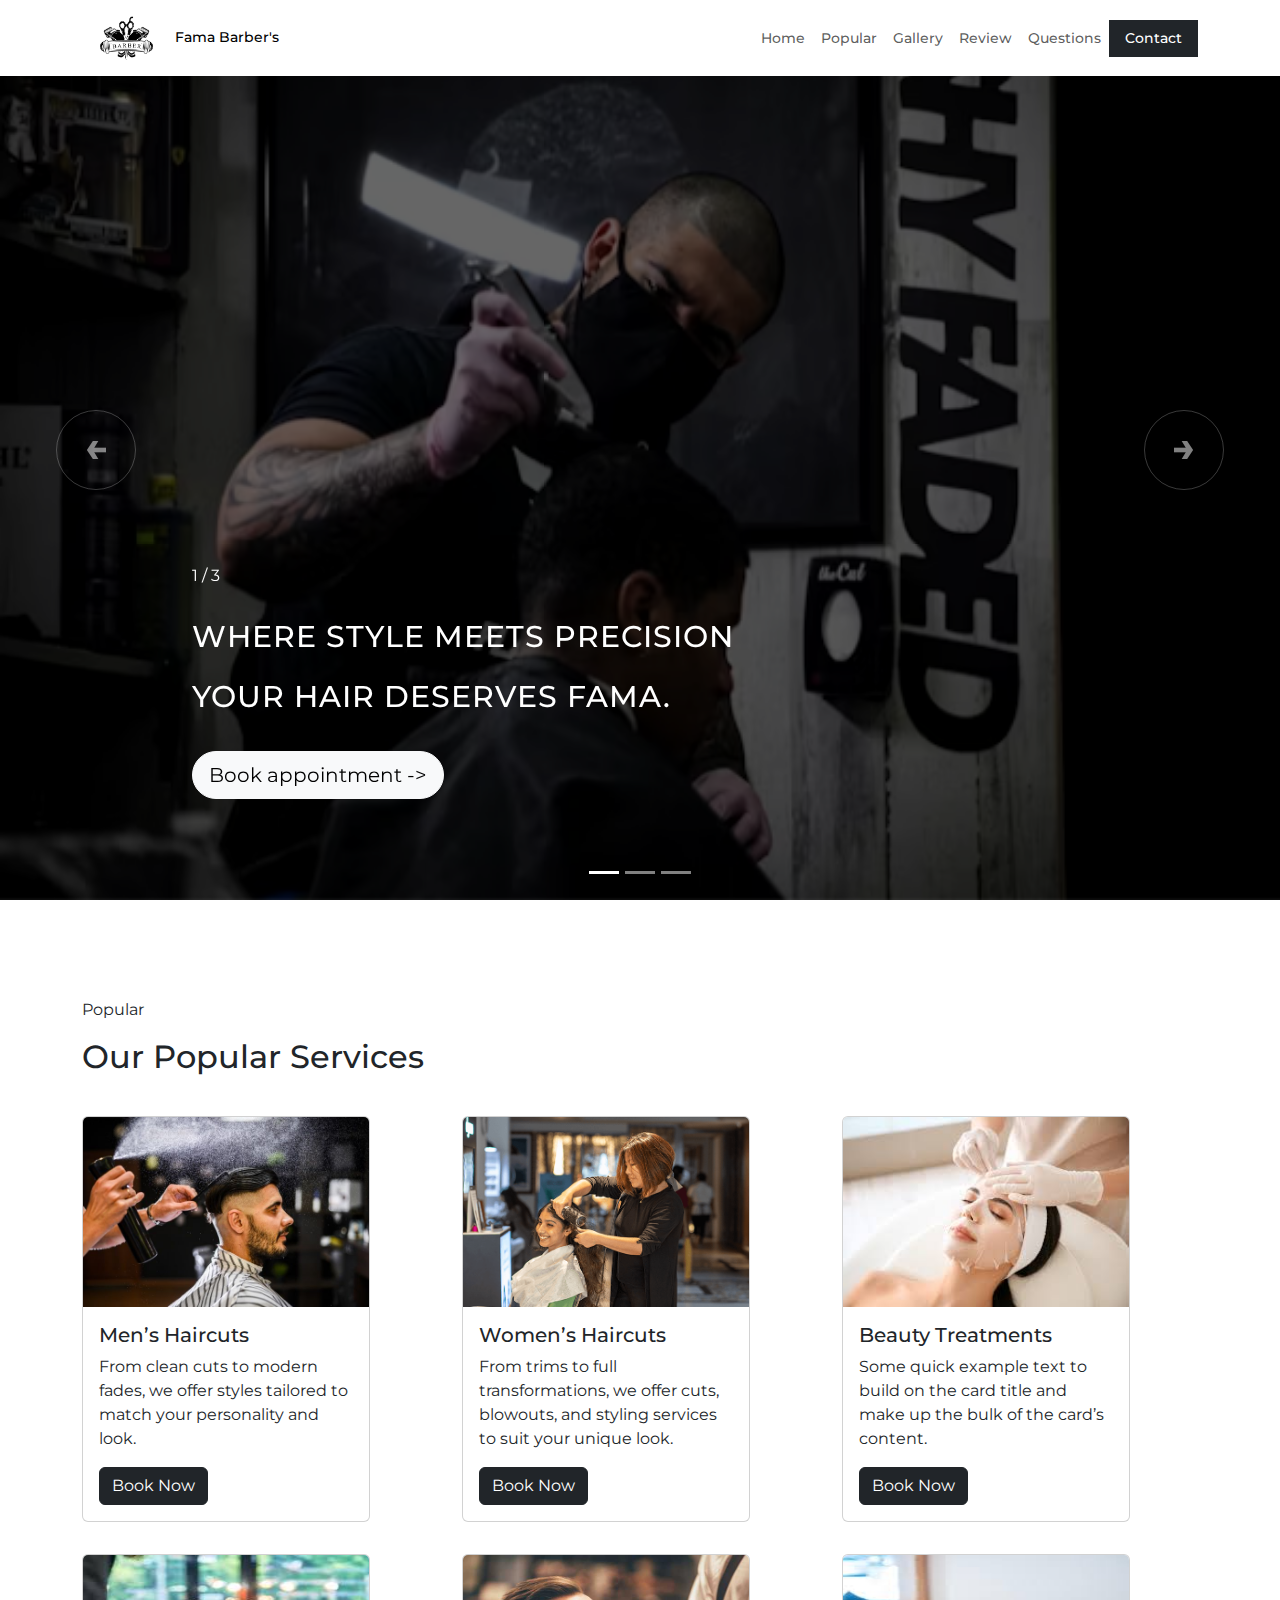
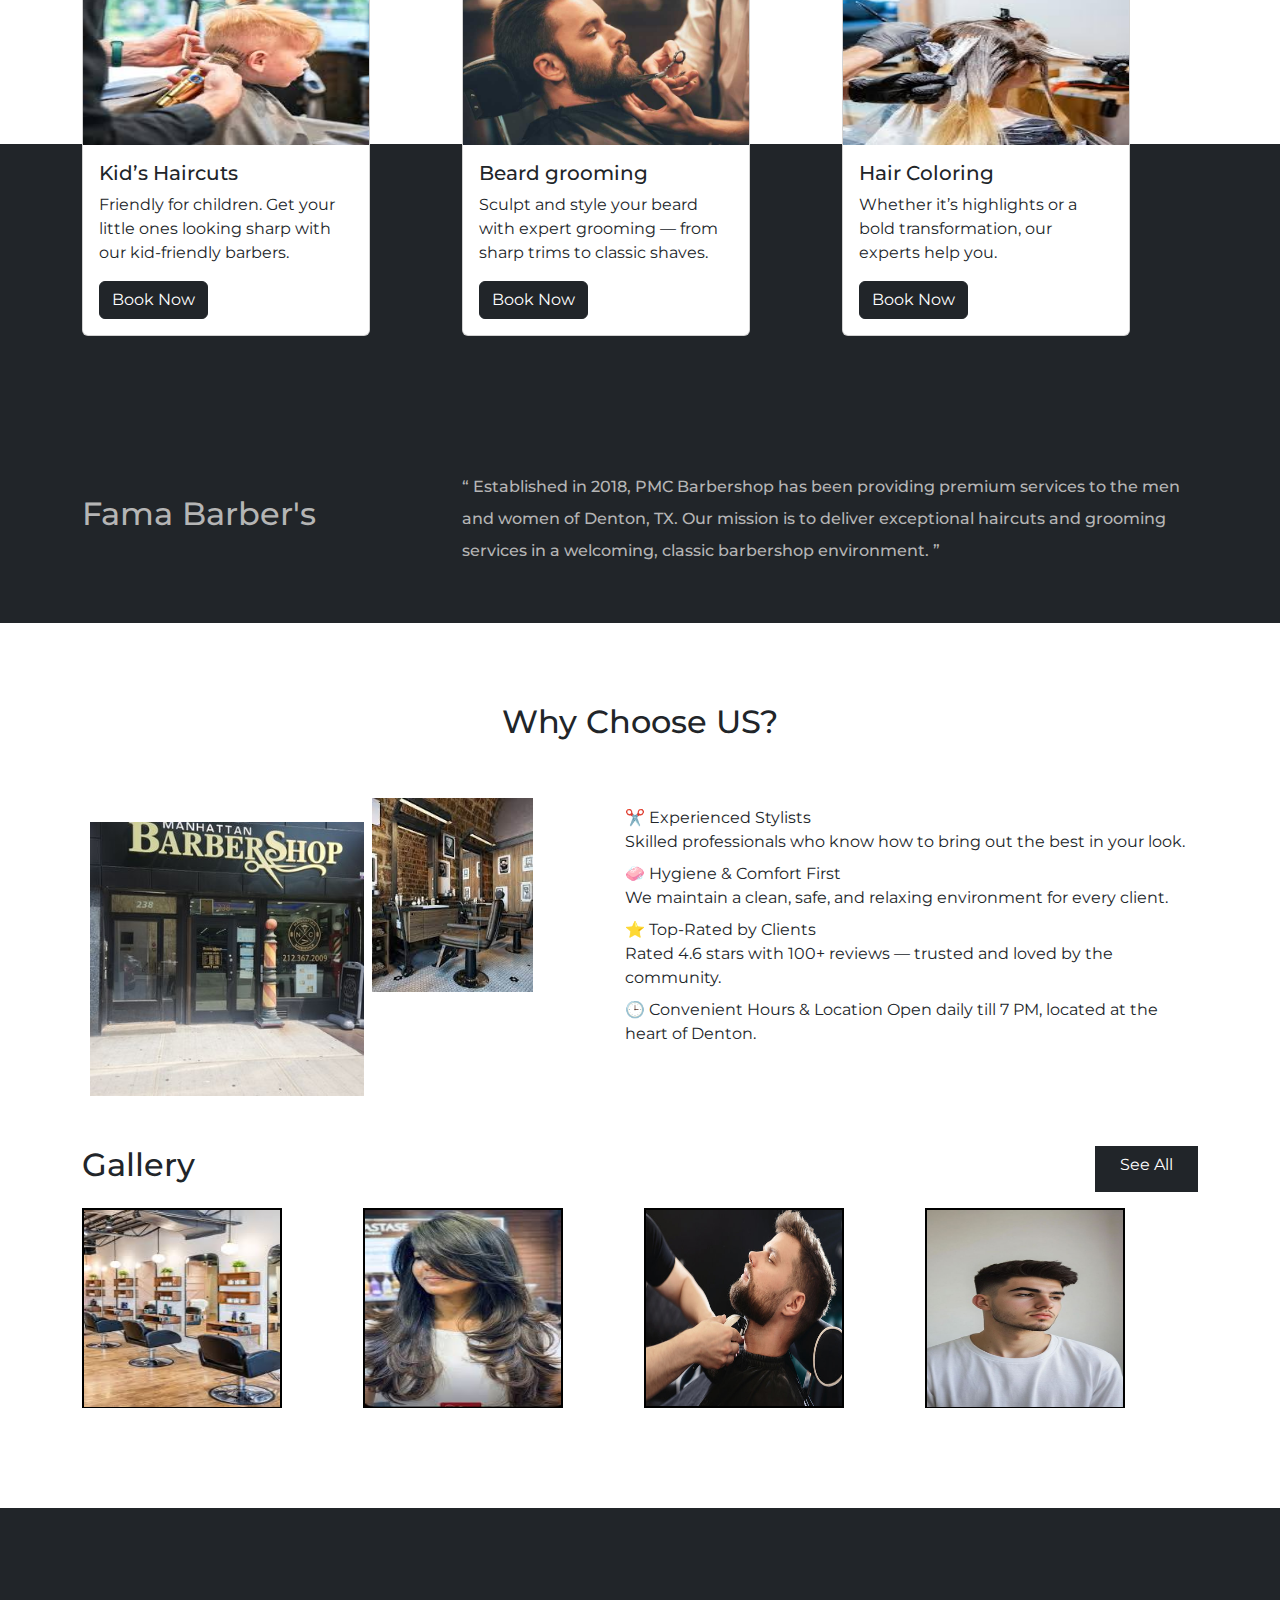
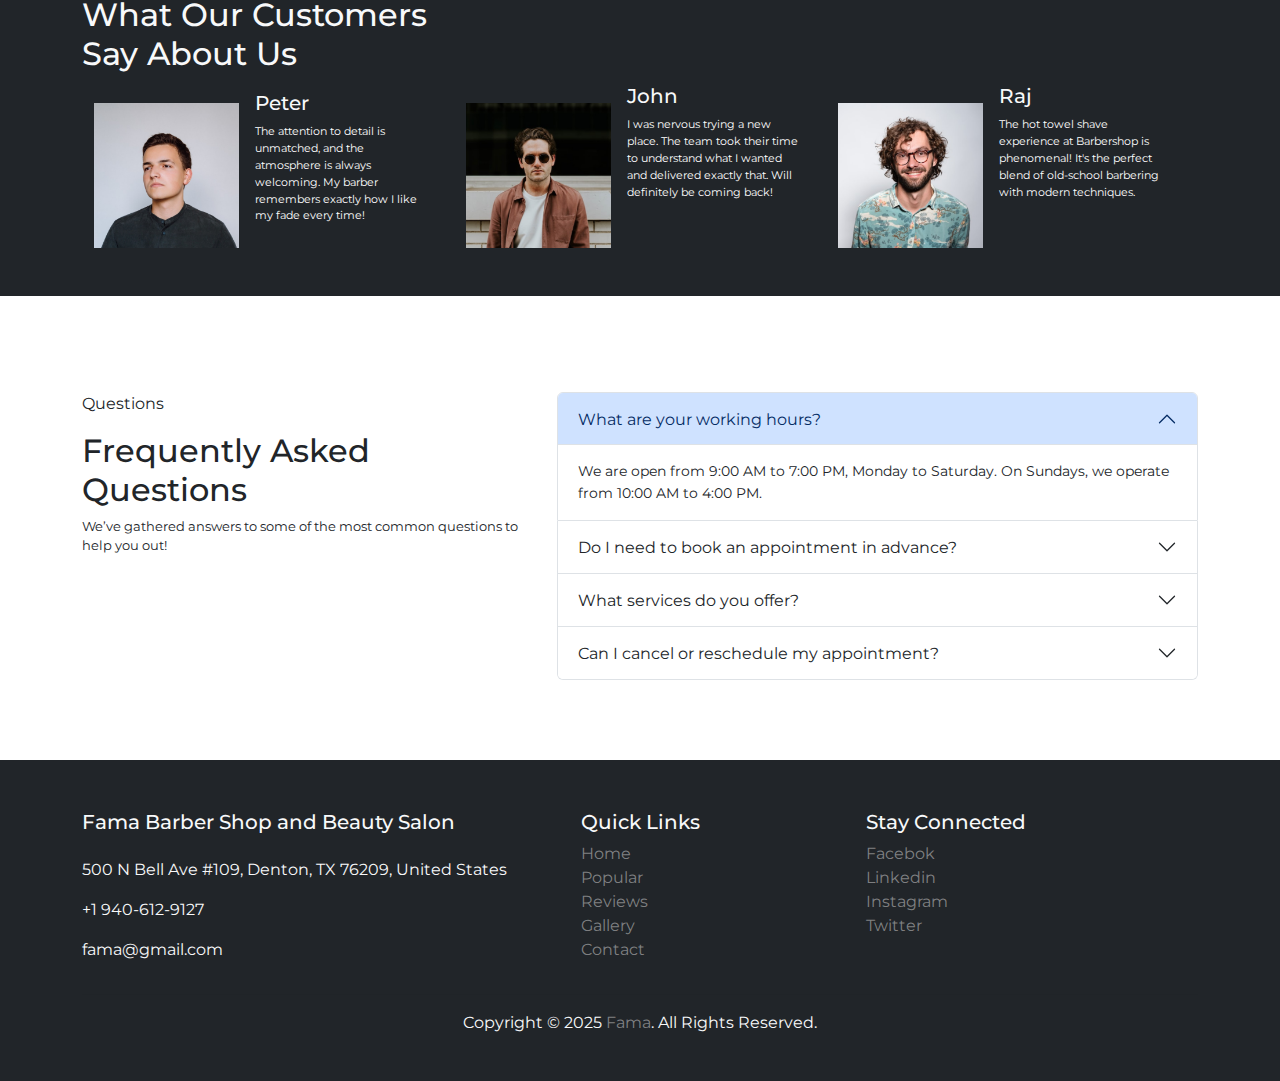
<file: index.html>
<!DOCTYPE html>
<html lang="en">
<head>
    <meta charset="UTF-8">
    <meta name="viewport" content="width=device-width, initial-scale=1.0">
    <title>Fama barber</title>
    <link rel="stylesheet" href="style.css">
    <link rel="stylesheet" href="https://cdnjs.cloudflare.com/ajax/libs/font-awesome/6.5.2/css/all.min.css" integrity="sha512-SnH5WK+bZxgPHs44uWIX+LLJAJ9/2PkPKZ5QiAj6Ta86w+fsb2TkcmfRyVX3pBnMFcV7oQPJkl9QevSCWr3W6A==" crossorigin="anonymous" referrerpolicy="no-referrer" />
    <link href="https://cdn.jsdelivr.net/npm/bootstrap@5.3.3/dist/css/bootstrap.min.css" rel="stylesheet" integrity="sha384-QWTKZyjpPEjISv5WaRU9OFeRpok6YctnYmDr5pNlyT2bRjXh0JMhjY6hW+ALEwIH" crossorigin="anonymous">
    <style>
      .accordion-button:focus, select:focus {
          outline: none !important;
          box-shadow: none !important;
          background-color: white !important;
          border-color: #000 !important; 
          color: black !important;
      }
    </style>
</head>
<body>
    <nav class="navbar navbar-expand-lg navbar-light bg-white fixed-top">
        <div class="container">
          <a class="navbar-brand" href="#">
            <img src="./images/logo .png" alt="logo" class="w-30" style="height: 50px;"> Fama Barber's
          </a>
          <button class="navbar-toggler" type="button" data-bs-toggle="collapse" data-bs-target="#navbarSupportedContent" aria-controls="navbarSupportedContent" aria-expanded="false" aria-label="Toggle navigation">
            <span class="navbar-toggler-icon"></span>
          </button>

          <div class="collapse navbar-collapse" id="navbarSupportedContent">
            <ul class="navbar-nav ms-auto mb-2 mb-lg-0">
              <li class="nav-item">
                <a class="nav-link" aria-current="page" href="#">Home</a>
              </li>
              <li class="nav-item">
                <a class="nav-link" href="#popular">Popular</a>
              </li>

              <li class="nav-item">
                <a class="nav-link" href="#blog">Gallery</a>
              </li>

              <li class="nav-item">
                <a class="nav-link" href="#reviews">Review</a>
              </li>

              <li class="nav-item">
                <a class="nav-link" href="#question">Questions</a>
              </li>

              <li class="nav-item">
                <a class="nav-link btn text-white bg-dark px-3 rounded-0" href="contact.html">Contact</a>
              </li>

            </ul>

          </div>
        </div>
      </nav>

      <!--Hero section-->
      <div id="carouselExampleAutoplaying" class="carousel slide">
        <div class="carousel-indicators">
          <button type="button" data-bs-target="#carouselExampleIndicators" data-bs-slide-to="0" class="active" aria-current="true" aria-label="Slide 1"></button>
          <button type="button" data-bs-target="#carouselExampleIndicators" data-bs-slide-to="1" aria-label="Slide 2"></button>
          <button type="button" data-bs-target="#carouselExampleIndicators" data-bs-slide-to="2" aria-label="Slide 3"></button>
        </div>
        <div class="carousel-inner">
          <div class="carousel-item active">
            <img src="./images/barber-1.jpg" class="d-block w-100-height" alt="img1">

            <div class="carousel-caption carousel1">
              <p>1 / 3</p>
              <h5>Where Style Meets Precision<br> Your Hair Deserves Fama.</h5>
              <p><a href="contact.html" class="btn btn-light btn-lg mt-3 rounded-5">Book appointment -></a></p>
            </div>
          </div>

          <div class="carousel-item">
            <img src="./images/barber-2.jpg" class="d-block w-100-height" alt="img1">

            <div class="carousel-caption carousel1">
              <p>2 / 3</p>
              <h5>Confidence starts <br> With <br> Great cut.</h5>
            </div>
          </div>

          <div class="carousel-item">
            <img src="./images/barber-3.jpg" class="d-block w-100-height" alt="img1">

            <div class="carousel-caption carousel1">
              <p>3 / 3</p>
              <h5> Relax <br> Unwind <br> Get the perfect look</h5>
            </div>
          </div>
        </div>
        <button class="carousel-control-prev" type="button" data-bs-target="#carouselExampleAutoplaying" data-bs-slide="prev">
          <span class="icon">&larr;</span>
          <span class="visually-hidden">Previous</span>
        </button>
        <button class="carousel-control-next" type="button" data-bs-target="#carouselExampleAutoplaying" data-bs-slide="next">
          <span class="icon">&rarr;</span>
          <span class="visually-hidden">Next</span>
        </button>
      </div>
      

      <section class="container" style="margin-top: 50px;" id="popular">
        <p class="pt-5">Popular</p>
        <div class="d-flex">
          <h2>Our Popular Services</h2>
        </div>

        <div class="row row-cols-1 row-cols-md-2 row-cols-md-3 g-4 mt-2">
          <div class="col">
            <div class="card" style="width: 18rem;">
              <img src="./images/haircut_men.jpg" class="card-img-top" alt="..." height="190">
              <div class="card-body">
               <h5 class="card-title">Men’s Haircuts</h5>
               <p class="card-text">From clean cuts to modern fades, we offer styles tailored to match your personality and look.</p>
               <a href="contact.html" class="btn btn-dark" >Book Now</a>
              </div>
            </div>
          </div>

          <div class="col">
            <div class="card" style="width: 18rem;">
              <img src="./images/haircut_women.png" class="card-img-top" alt="..." height="190">
              <div class="card-body">
               <h5 class="card-title">Women’s Haircuts</h5>
               <p class="card-text">From trims to full transformations, we offer cuts, blowouts, and styling services to suit your unique look.</p>
               <a href="contact.html" class="btn btn-dark">Book Now</a>
              </div>
            </div>
          </div>

          <div class="col">
            <div class="card" style="width: 18rem;">
              <img src="./images/beauty_treatment.jpg" class="card-img-top" alt="..." height="190">
              <div class="card-body">
               <h5 class="card-title">Beauty Treatments</h5>
               <p class="card-text">Some quick example text to build on the card title and make up the bulk of the card’s content.</p>
               <a href="contact.html" class="btn btn-dark">Book Now</a>
              </div>
            </div>
          </div>
        </div>

        <div class="row row-cols-1 row-cols-md-2 row-cols-md-3 g-4 mt-2">
          <div class="col">
            <div class="card" style="width: 18rem;">
              <img src="./images/kids_haircut.jpg" class="card-img-top" alt="..." height="190">
              <div class="card-body">
               <h5 class="card-title">Kid’s Haircuts</h5>
               <p class="card-text">Friendly for children. Get your little ones looking sharp with our kid-friendly barbers.</p>
               <a href="contact.html" class="btn btn-dark">Book Now</a>
              </div>
            </div>
          </div>

          <div class="col">
            <div class="card" style="width: 18rem;">
              <img src="./images/beard-blog.jpg" class="card-img-top" alt="..." height="190">
              <div class="card-body">
               <h5 class="card-title">Beard grooming</h5>
               <p class="card-text">Sculpt and style your beard with expert grooming — from sharp trims to classic shaves.</p>
               <a href="contact.html" class="btn btn-dark">Book Now</a>
              </div>
            </div>
          </div>

          <div class="col">
            <div class="card" style="width: 18rem;">
              <img src="./images/coloring.jpg" class="card-img-top" alt="..." height="190">
              <div class="card-body">
               <h5 class="card-title">Hair Coloring</h5>
               <p class="card-text">Whether it’s highlights or a bold transformation, our experts help you.</p>
               <a href="contact.html" class="btn btn-dark">Book Now</a>
              </div>
            </div>
          </div>
        </div>
      </section>

      <section class="bg-dark" style="margin-top: -15%;">
        <div class="container pt-5">
          <div class="row" style="margin-top: 25%;">
            <div class="col-lg-4 mt-4">
              <h2 style="color:#b5b5b5;">Fama Barber's</h2>
            </div>

            <div class="col-lg-8 mb-5">
              <h6 class="lh-lg" style="color: #b5b5b5;">&ldquo; Established in 2018, PMC Barbershop has been providing premium  services to the men and women of Denton, TX. Our mission is to deliver exceptional haircuts and grooming services in a welcoming, classic barbershop environment. &rdquo;</h6>
            </div>
          </div>
        </div>
      </section>

      <section class="about section-padding" style="margin-top: 80px;" id="services">
        <div class="text-center pb-5">
          <h2>Why Choose US?</h2>
        </div>

        <div class="container">
          <div class="row">
            <div class="col-lg-5 col-md-12 col-12">
              <div class="d-flex">
                <div class="about-img mx-2">
                  <img src="./images/about1.jpg" alt="about-img" class="img-fluid h-95 mt-4">
                </div>

                <div class="about-img">
                  <img src="./images/about2.jpg" alt="about-img" class="img-fluid h-70">
                </div>
              </div>
            </div>

            <div class="col-lg-7 col-md-12 col-12 ps-lg-5 mt-2 md-5" style="margin-top: 40px;">
              <div class="about-text">
                <ul style="list-style: none;">
                  <li class="mb-2">✂️ Experienced Stylists
                      <br>Skilled professionals who know how to bring out the best in your look.</li>
                  <li class="mb-2">🧼 Hygiene & Comfort First
                      <br>We maintain a clean, safe, and relaxing environment for every client.
                  </li class="mb-2">
                  <li class="mb-2">⭐ Top-Rated by Clients
                      <br>Rated 4.6 stars with 100+ reviews — trusted and loved by the community.
                  </li>
                  <li class="mb-2">🕒 Convenient Hours & Location
                       Open daily till 7 PM, located at the heart of Denton.
                  </li>
                </ul>
              </div>
            </div>
          </div>
        </div>
      </section>


      <!--gallery section-->
      <section class="container" style="margin-top: 50px;" id="blog">
        <div class="d-flex">
          <h2>Gallery</h2>
          <a href="./gallery.html" class="btn text-white bg-dark px-4 btn-md ms-auto rounded-0">See All</a>
        </div>

        <div class="row row-cols-1 row-cols-md-2 row-cols-md-4 g-2 mt-2">

          <div class="col">
            <div class="card border-2 rounded-0" style="border-color: black; width: 200px; height: 200px;">
              <img src="./images/salon1.jpg" class="card-img-top rounded-0" alt="image1" width="200" height="197">
            </div>
          </div>

          <div class="col">
            <div class="card border-2 rounded-0" style="border-color: black; width: 200px; height: 200px;">
              <img src="./images/women1.jpg" class="card-img-top rounded-0" alt="image1" width="200" height="197">
            </div>
          </div>
          
          <div class="col">
            <div class="card border-2 rounded-0" style="border-color: black; width: 200px; height: 200px;">
              <img src="./images/beard1.jpg" class="card-img-top rounded-0" alt="image1" width="200" height="197">
            </div>
          </div>

          <div class="col">
            <div class="card border-2 rounded-0" style="border-color: black; width: 200px; height: 200px;">
              <img src="./images/men1.jpg" class="card-img-top rounded-0" alt="image1" width="200" height="197">
            </div>
          </div>

        </div>
      </section>


      <!--reviews section-->
      <section class="bg-dark" style="margin-top: 100px;" id="reviews">
        <div class="container pt-5">
          <div class="d-flex" style="margin-top: 40px;">
            <h2 class="text-light" style="margin-bottom: 30px;">What Our Customers <br> Say About Us</h2>
          </div>
        </div>

        <div class="container mx-auto row row-cols-1 row-cols-md-2 row-cols-lg-3 g-4 pb-5">
          <div class="card border-0 rounded-0 bg-transparent col-md-8">
            <div class="row g-0">
              <div class="col-md-5">
                <img src="./images/team-1.png" class="img-fluid" alt="...">
              </div>
              <div class="col-md-7" style="margin-top: -8%;">
                <div class="card-body">
                  <h5 class="card-title text-light">Peter</h5>
                  <p class="card-text" style="color: white; font-size: 0.7rem;">The attention to detail is unmatched, and the atmosphere is always welcoming. My barber remembers exactly how I like my fade every time!</p>
                </div>
              </div>
            </div>
          </div>

          <div class="card border-0 rounded-0 bg-transparent">
            <div class="row g-0">
              <div class="col-md-5">
                <img src="./images/team-2.png" class="img-fluid" alt="...">
              </div>
              <div class="col-md-7" style="margin-top: -10%;">
                <div class="card-body">
                  <h5 class="card-title text-light">John</h5>
                  <p class="card-text" style="color: white; font-size: 0.7rem;">I was nervous trying a new place. The team took their time to understand what I wanted and delivered exactly that. Will definitely be coming back!</p>
                </div>
              </div>
            </div>
          </div>

          <div class="card border-0 rounded-0 bg-transparent">
            <div class="row g-0">
              <div class="col-md-5">
                <img src="./images/team-3.png" class="img-fluid" alt="...">
              </div>
              <div class="col-md-7" style="margin-top: -10%;">
                <div class="card-body">
                  <h5 class="card-title text-light">Raj</h5>
                  <p class="card-text" style="color: white; font-size: 0.7rem;">The hot towel shave experience at Barbershop is phenomenal! It's the perfect blend of old-school barbering with modern techniques.</p>
                </div>
              </div>
            </div>
          </div>
        </div>
      </section>


      <!--QNA Section-->
      <section class="about section-padding" style="margin-top: 80px;" id="question">
        <div class="container">
          <div class="row">
            <div class="col-lg-5 col-md-4 col-12 mt-md-3">
              <div class="about-text">
                <p>Questions</p>
                <h2>Frequently Asked <br> Questions</h2>
                <p style="font-size: 0.8rem;">We’ve gathered answers to some of the most common questions to help you out!</p>
              </div>
            </div>

            <!--accordian-->
            <div class="accordion col-lg-7 mt-3" id="accordionExample">
              <div class="accordion-item">
                <h2 class="accordion-header">
                  <button class="accordion-button" type="button" data-bs-toggle="collapse" data-bs-target="#collapseOne" aria-expanded="true" aria-controls="collapseOne">
                    What are your working hours?
                  </button>
                </h2>
                <div id="collapseOne" class="accordion-collapse collapse show" data-bs-parent="#accordionExample">
                  <div class="accordion-body" style="font-size: 0.9rem;">
                    We are open from 9:00 AM to 7:00 PM, Monday to Saturday. On Sundays, we operate from 10:00 AM to 4:00 PM.
                  </div>
                </div>
              </div>
              <div class="accordion-item">
                <h2 class="accordion-header">
                  <button class="accordion-button collapsed" type="button" data-bs-toggle="collapse" data-bs-target="#collapseTwo" aria-expanded="false" aria-controls="collapseTwo">
                    Do I need to book an appointment in advance?
                  </button>
                </h2>
                <div id="collapseTwo" class="accordion-collapse collapse" data-bs-parent="#accordionExample">
                  <div class="accordion-body" style="font-size: 0.9rem;">
                    Walk-ins are always welcome, but to avoid waiting, we recommend booking an appointment in advance.
                  </div>
                </div>
              </div>
              <div class="accordion-item">
                <h2 class="accordion-header">
                  <button class="accordion-button collapsed" type="button" data-bs-toggle="collapse" data-bs-target="#collapseThree" aria-expanded="false" aria-controls="collapseThree">
                     What services do you offer?
                  </button>
                </h2>
                <div id="collapseThree" class="accordion-collapse collapse" data-bs-parent="#accordionExample">
                  <div class="accordion-body" style="font-size: 0.9rem;">
                    We offer a full range of grooming services including haircuts, beard trims, facials, head massages, and styling.
                  </div>
                </div>
              </div>
              <div class="accordion-item">
                <h2 class="accordion-header">
                  <button class="accordion-button collapsed" type="button" data-bs-toggle="collapse" data-bs-target="#collapseFour" aria-expanded="false" aria-controls="collapseThree">
                     Can I cancel or reschedule my appointment?
                  </button>
                </h2>
                <div id="collapseFour" class="accordion-collapse collapse" data-bs-parent="#accordionExample">
                  <div class="accordion-body" style="font-size: 0.9rem;">
                    Yes, just let us know at least 2 hours in advance if you wish to cancel or reschedule.
                  </div>
                </div>
              </div>
            </div>
          </div>
        </div>
      </section>

      <!--footer-->
      <footer class="bg-dark bg-footer" style="margin-top: 80px;">
        <div class="container">
          <div class="row">
            <div class="col-lg-5 me-4">
              <h5 class="text-light mb-4">Fama Barber Shop and Beauty Salon</h5>
              <p class="text-light"><i class="fa fa-location"></i> 500 N Bell Ave #109, Denton, TX 76209, United States</p>
              <p class="text-light"><i class="fa fa-phone"></i>+1 940-612-9127</p>
              <p class="text-light"><i class="fa fa-envelope"></i>fama@gmail.com</p>
            </div>

            <div class="col-lg-3">
              <h5 class="text-light">Quick Links</h5>
              <ul class="list-unstyled">
                <li><a href="#">Home</a></li>
                <li><a href="#popular">Popular</a></li>
                <li><a href="#reviews">Reviews</a></li>
                <li><a href="#blog">Gallery</a></li>
                <li><a href="contact.html">Contact</a></li>
              </ul>
            </div>

            <div class="col-lg-3">
              <h5 class="text-light">Stay Connected</h5>
              <ul class="list-unstyled">
                <li><a href="#"><i class="fab fa-facebook"></i> Facebok</a></li>
                <li><a href="#"><i class="fab fa-linkedin"></i> Linkedin</a></li>
                <li><a href="#"><i class="fab fa-instagram"></i> Instagram</a></li>
                <li><a href="#"><i class="fab fa-twitter"></i> Twitter</a></li>
              </ul>
            </div>
          </div>

          <hr>

          <div class="row">
            <div class="col-lg-12">
              <p class="text-center text-light">
                Copyright &copy; 2025 <a href="#">Fama</a>. All Rights Reserved.
              </p>
            </div>
          </div>
        </div>
      </footer>
    <script src="https://cdn.jsdelivr.net/npm/bootstrap@5.3.3/dist/js/bootstrap.bundle.min.js" integrity="sha384-YvpcrYf0tY3lHB60NNkmXc5s9fDVZLESaAA55NDzOxhy9GkcIdslK1eN7N6jIeHz" crossorigin="anonymous"></script>
</body>
</html>
</file>
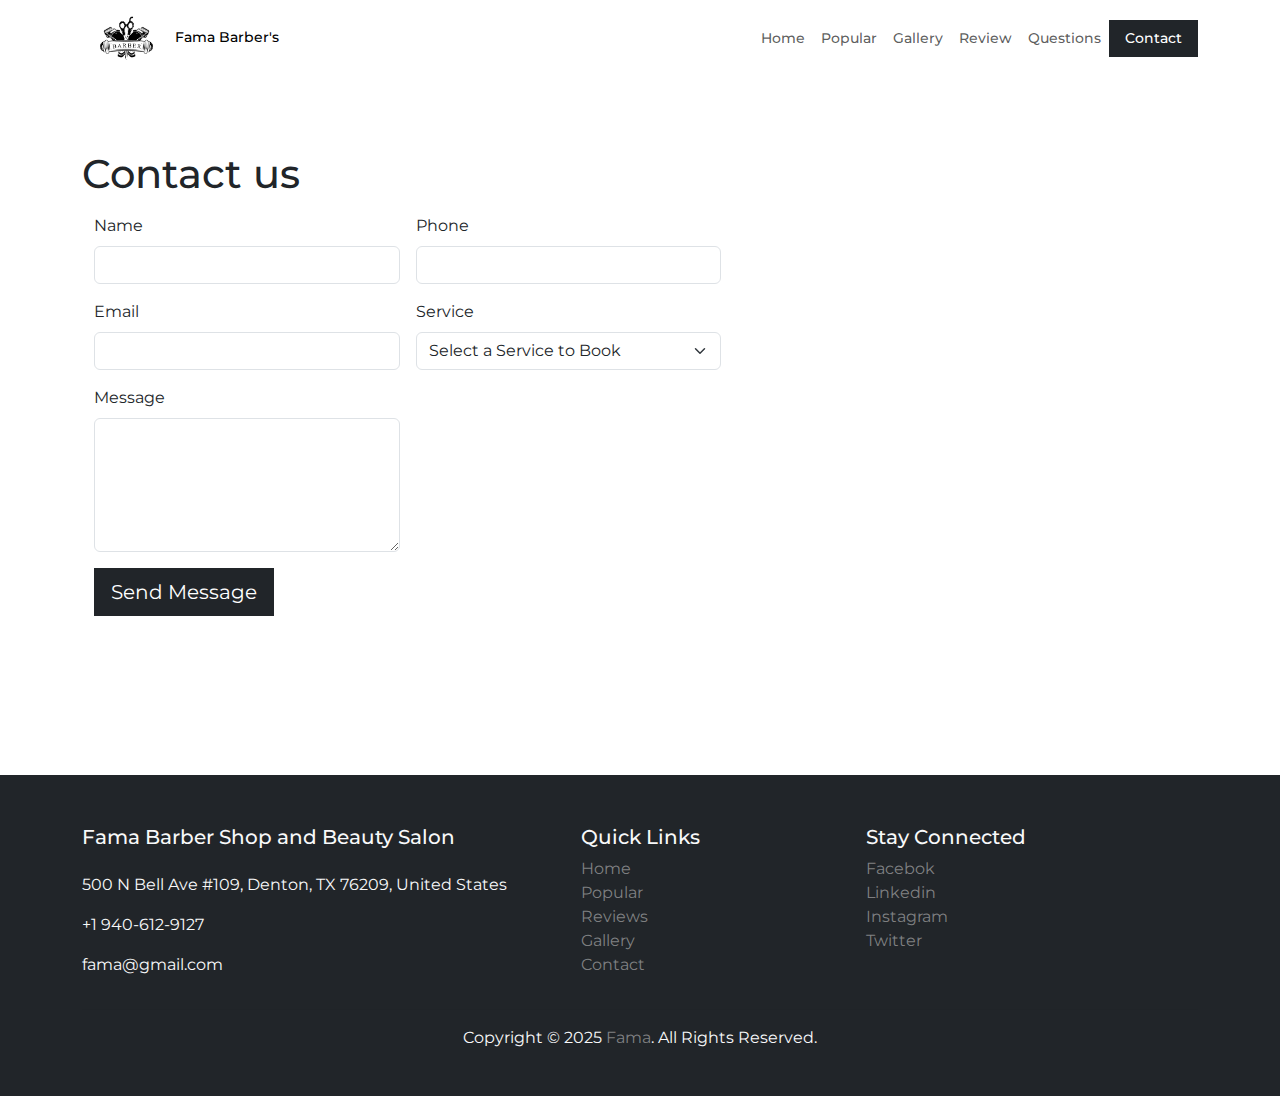
<file: contact.html>
<!DOCTYPE html>
<html lang="en">
<head>
    <meta charset="UTF-8">
    <meta name="viewport" content="width=device-width, initial-scale=1.0">
    <title>Contact</title>
    <link rel="stylesheet" href="style.css">
    <link rel="stylesheet" href="https://cdnjs.cloudflare.com/ajax/libs/font-awesome/6.5.2/css/all.min.css" integrity="sha512-SnH5WK+bZxgPHs44uWIX+LLJAJ9/2PkPKZ5QiAj6Ta86w+fsb2TkcmfRyVX3pBnMFcV7oQPJkl9QevSCWr3W6A==" crossorigin="anonymous" referrerpolicy="no-referrer" />
    <link href="https://cdn.jsdelivr.net/npm/bootstrap@5.3.3/dist/css/bootstrap.min.css" rel="stylesheet" integrity="sha384-QWTKZyjpPEjISv5WaRU9OFeRpok6YctnYmDr5pNlyT2bRjXh0JMhjY6hW+ALEwIH" crossorigin="anonymous">
    <style>
      input:focus, select:focus, textarea:focus {
          outline: none !important;
          box-shadow: none !important;
          border-color: #000 !important;
      }
    </style>
</head>
<body>
    <nav class="navbar navbar-expand-lg navbar-light bg-white fixed-top">
        <div class="container">
          <a class="navbar-brand" href="#">
            <img src="./images/logo .png" alt="logo" class="w-30" style="height: 50px;"> Fama Barber's
          </a>
          <button class="navbar-toggler" type="button" data-bs-toggle="collapse" data-bs-target="#navbarSupportedContent" aria-controls="navbarSupportedContent" aria-expanded="false" aria-label="Toggle navigation">
            <span class="navbar-toggler-icon"></span>
          </button>

          <div class="collapse navbar-collapse" id="navbarSupportedContent">
            <ul class="navbar-nav ms-auto mb-2 mb-lg-0">
              <li class="nav-item">
                <a class="nav-link" aria-current="page" href="index.html">Home</a>
              </li>
              <li class="nav-item">
                <a class="nav-link" href="index.html#popular">Popular</a>
              </li>

              <li class="nav-item">
                <a class="nav-link" href="index.html#blog">Gallery</a>
              </li>

              <li class="nav-item">
                <a class="nav-link" href="index.html#reviews">Review</a>
              </li>

              <li class="nav-item">
                <a class="nav-link" href="index.html#question">Questions</a>
              </li>

              <li class="nav-item">
                <a class="nav-link btn text-white bg-dark px-3 rounded-0" href="contact.html">Contact</a>
              </li>

            </ul>

          </div>
        </div>
      </nav>

      <!--contact section-->
      <div class="container mb-5">
        <div class="col-md-12 col-lg-8" style="margin-top: 150px;">
            <h1 class="text-single mb-3">Contact us</h1>
        </div>

        <div class="contact-mt-5">
            <div class="container">
                <div class="row">
                    <div class="col-lg-7">
                        <form>
                            <div class="row g-3">
                                <div class="col-md-6">
                                    <label for="your-name" class="form-label">Name</label>
                                    <input type="text" class="form-control" id="your-name" name="your-name" required>
                                </div>

                                <div class="col-md-6">
                                    <label for="your-surname" class="form-label">Phone</label>
                                    <input type="tel" class="form-control" id="number" name="number" pattern="[0-9]{10}" required>
                                </div>

                                <div class="col-md-6">
                                    <label for="your-email" class="form-label">Email</label>
                                    <input type="email" class="form-control" id="your-email" name="your-email" required>
                                </div>

                                <div class="col-md-6">
                                    <label for="service" class="form-label">Service</label>
                                    <select class="form-select" aria-label="Default select example">
                                      <option selected>Select a Service to Book</option>
                                      <option value="1">Haircut</option>
                                      <option value="2">Shave and styling</option>
                                      <option value="3">Facial</option>
                                      <option value="4">Beard Trim</option>
                                      <option value="5">Hair Coloring</option>
                                      <option value="6">Hair Spa</option>
                                      <option value="7">Kid's Cut</option>
                                      <option value="8">Blowouts</option>
                                    </select>
                                </div>

                                <div class="col-md-6">
                                    <label for="your-message" class="form-label">Message</label>
                                    <textarea name="your-message" id="your-message" class="form-control" rows="5"  required></textarea>
                                </div>

                                <div class="mt-3 mb-5">
                                    <button class="btn text-white bg-dark px-3 btn-lg rounded-0" type="submit">Send Message</button>
                                </div>
                            </div>
                        </form>
                    </div>

                    <div id="map" class="contact-map col-lg-5 mb-4">
                        <iframe style="height: 450px; width: 450px;" src="https://www.google.com/maps/embed?pb=!1m18!1m12!1m3!1d3337.809352963858!2d-97.12961192635588!3d33.21909396126634!2m3!1f0!2f0!3f0!3m2!1i1024!2i768!4f13.1!3m3!1m2!1s0x864dca8e4261aec1%3A0xb5d271024d7890e2!2s500%20N%20Bell%20Ave%20%23109%2C%20Denton%2C%20TX%2076209%2C%20USA!5e0!3m2!1sen!2sin!4v1747331672222!5m2!1sen!2sin" width="600" height="450" style="border:0;" allowfullscreen="" loading="lazy" referrerpolicy="no-referrer-when-downgrade"></iframe>
                    </div>
                </div>
            </div>
        </div>
      </div>

      <!--footer-->
      <footer class="bg-dark bg-footer" style="margin-top: 80px;">
        <div class="container">
          <div class="row">
            <div class="col-lg-5 me-4">
              <h5 class="text-light mb-4">Fama Barber Shop and Beauty Salon</h5>
              <p class="text-light"><i class="fa fa-location"></i> 500 N Bell Ave #109, Denton, TX 76209, United States</p>
              <p class="text-light"><i class="fa fa-phone"></i>+1 940-612-9127</p>
              <p class="text-light"><i class="fa fa-envelope"></i>fama@gmail.com</p>
            </div>

            <div class="col-lg-3">
              <h5 class="text-light">Quick Links</h5>
              <ul class="list-unstyled">
                <li><a href="index.html">Home</a></li>
                <li><a href="index.html#popular">Popular</a></li>
                <li><a href="index.html#reviews">Reviews</a></li>
                <li><a href="#index.htmlblog">Gallery</a></li>
                <li><a href="contact.html">Contact</a></li>
              </ul>
            </div>

            <div class="col-lg-3">
              <h5 class="text-light">Stay Connected</h5>
              <ul class="list-unstyled">
                <li><a href="#"><i class="fab fa-facebook"></i> Facebok</a></li>
                <li><a href="#"><i class="fab fa-linkedin"></i> Linkedin</a></li>
                <li><a href="#"><i class="fab fa-instagram"></i> Instagram</a></li>
                <li><a href="#"><i class="fab fa-twitter"></i> Twitter</a></li>
              </ul>
            </div>
          </div>

          <hr>

          <div class="row">
            <div class="col-lg-12">
              <p class="text-center text-light">
                Copyright &copy; 2025 <a href="#">Fama</a>. All Rights Reserved.
              </p>
            </div>
          </div>
        </div>
      </footer>



    <script src="https://cdn.jsdelivr.net/npm/bootstrap@5.3.3/dist/js/bootstrap.bundle.min.js" integrity="sha384-YvpcrYf0tY3lHB60NNkmXc5s9fDVZLESaAA55NDzOxhy9GkcIdslK1eN7N6jIeHz" crossorigin="anonymous"></script>
</body>
</html>
</file>
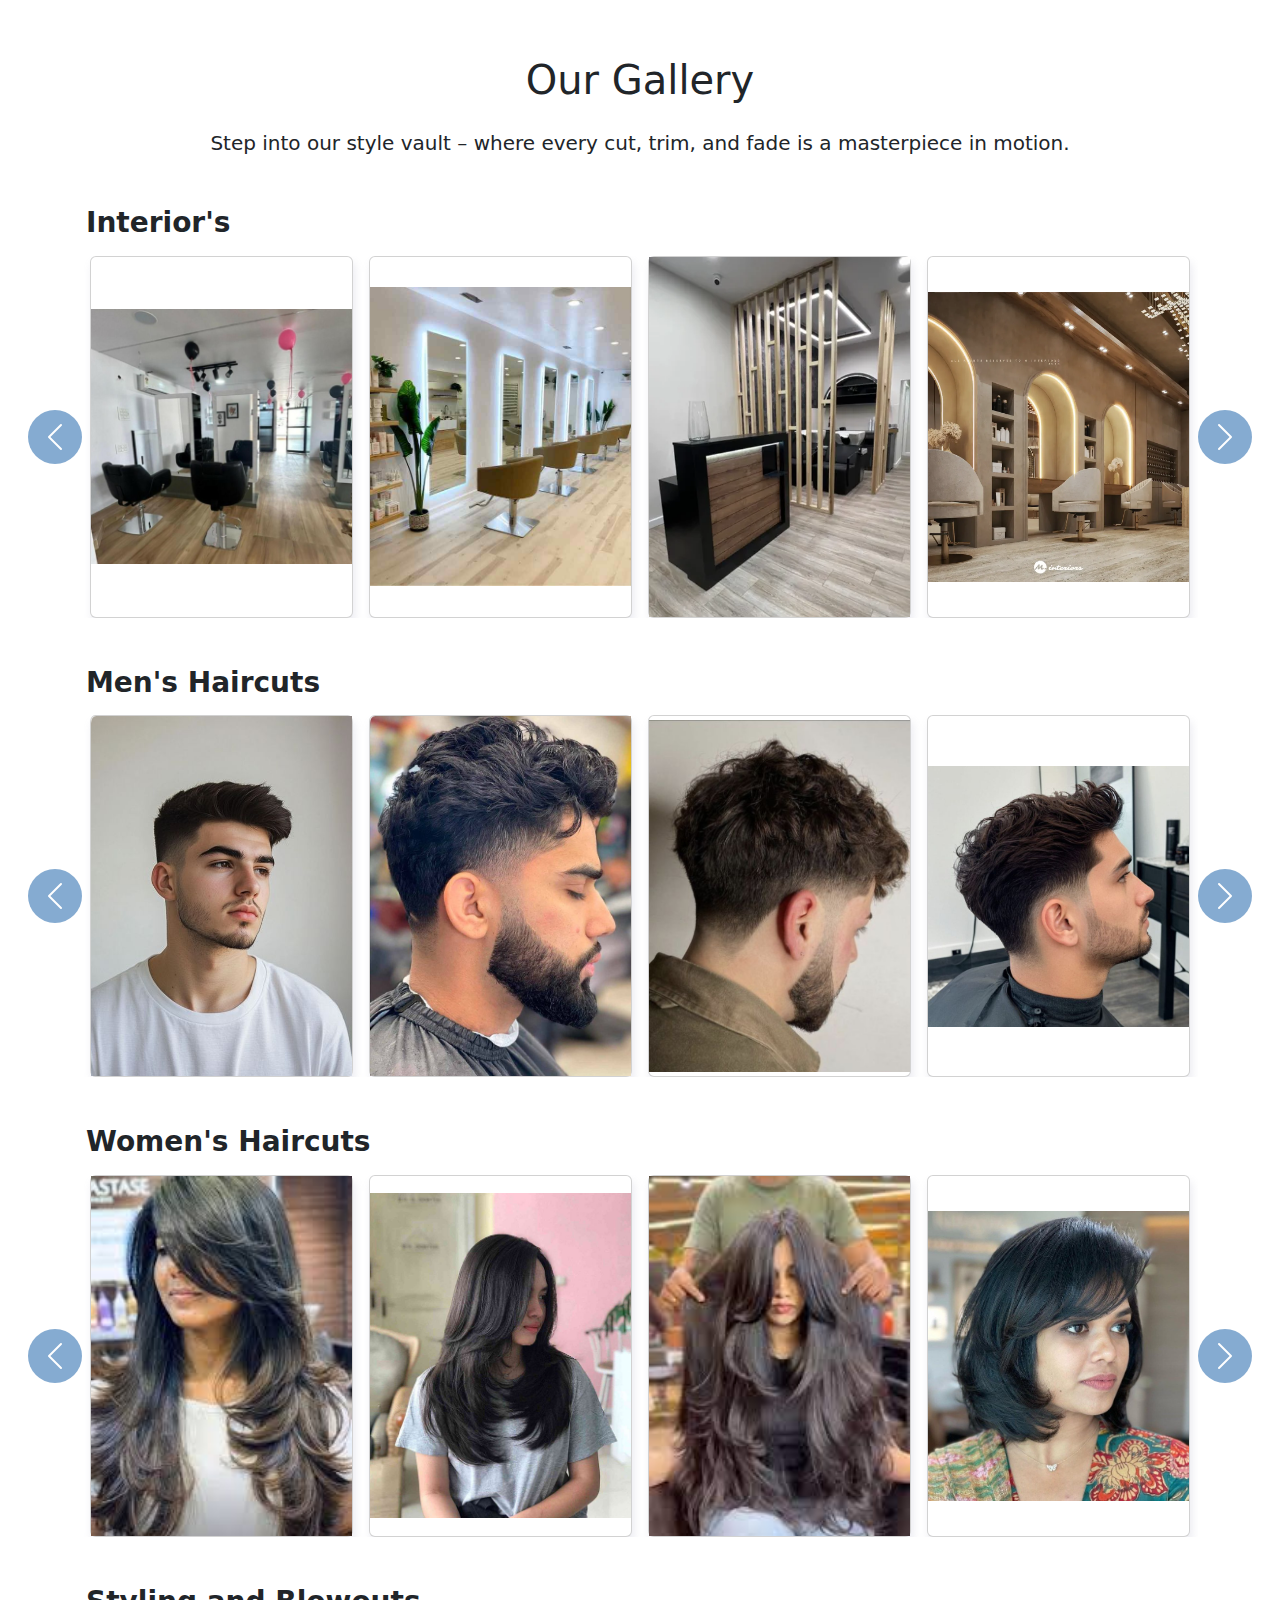
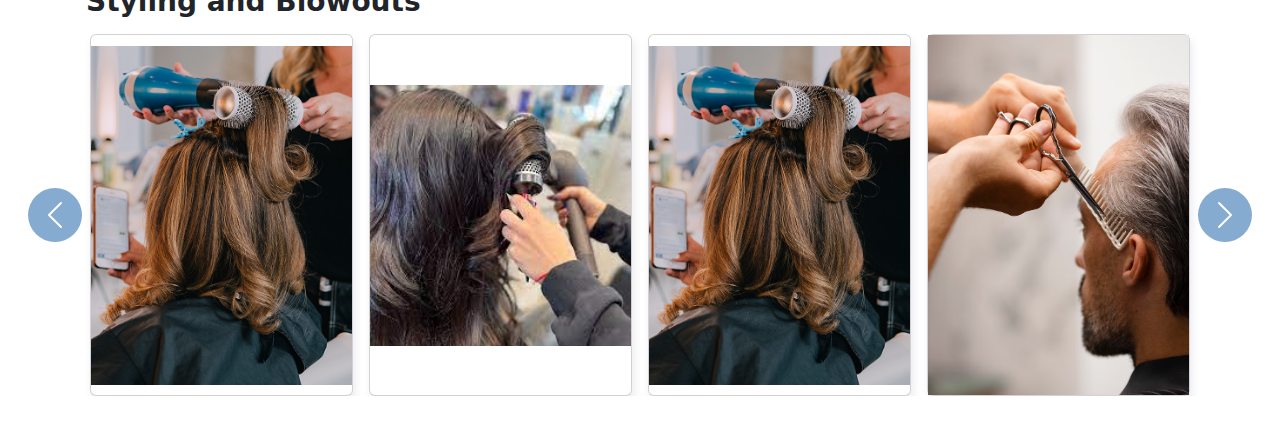
<file: gallery.html>
<!DOCTYPE html>
<html lang="en">
<head>
    <meta charset="UTF-8">
    <meta name="viewport" content="width=device-width, initial-scale=1.0">
    <title>Gallery</title>
    <link href="https://cdn.jsdelivr.net/npm/bootstrap@5.3.3/dist/css/bootstrap.min.css" rel="stylesheet"
        integrity="sha384-QWTKZyjpPEjISv5WaRU9OFeRpok6YctnYmDr5pNlyT2bRjXh0JMhjY6hW+ALEwIH" crossorigin="anonymous">
        <link rel="stylesheet" href="https://cdnjs.cloudflare.com/ajax/libs/font-awesome/6.5.2/css/all.min.css" integrity="sha512-SnH5WK+bZxgPHs44uWIX+LLJAJ9/2PkPKZ5QiAj6Ta86w+fsb2TkcmfRyVX3pBnMFcV7oQPJkl9QevSCWr3W6A==" crossorigin="anonymous" referrerpolicy="no-referrer" />
    <link rel="stylesheet" href="gallery.css">
<body>
      <h1 class="text-center mt-5 pt-2">Our Gallery</h1>
      <p class="text-center mt-4" style="font-size: 20px;">Step into our style vault – where every cut, trim, and fade is a masterpiece in motion.</p>
      <div class="container mt-5 mb-5">
        <div class="course d-flex align-items-center justify-content-between flex-wrap mb-2 ms-1">
            <h3 class="fw-bold">Interior's</h3>
        </div>
        
        <div id="carouselExampleControls1" class="carousel">
            <div class="carousel-inner">
                <div class="carousel-item active">
                    <div class="card">
                        <div class="img-wrapper"><img src="./images/saloon1.jpg" class="d-block w-100" alt="..."> </div>
                    </div>
                </div>
                <div class="carousel-item">
                    <div class="card">
                        <div class="img-wrapper"><img src="./images/saloon2.jpg" class="d-block w-100" alt="..."> </div>
                    </div>
                </div>
                <div class="carousel-item">
                    <div class="card">
                        <div class="img-wrapper"><img src="./images/saloon3.webp" class="d-block w-100" alt="..."> </div>
                    </div>
                </div>
                <div class="carousel-item">
                    <div class="card">
                        <div class="img-wrapper"><img src="./images/saloon4.webp" class="d-block w-100" alt="..."> </div>
                    </div>
                </div>
                <div class="carousel-item">
                    <div class="card">
                        <div class="img-wrapper"><img src="./images/saloon5.jpg" class="d-block w-100" alt="..."> </div>
                    </div>
                </div>
                <div class="carousel-item">
                    <div class="card">
                        <div class="img-wrapper"><img src="./images/saloon6.jpg" class="d-block w-100" alt="..."> </div>
                    </div>
                </div>
            </div>
            <button class="carousel-control-prev" type="button" data-bs-target="#carouselExampleControls1" data-bs-slide="prev" style="background-color: #0D59A4;">
                <span class="carousel-control-prev-icon" aria-hidden="true"></span>
                <span class="visually-hidden">Previous</span>
            </button>
            <button class="carousel-control-next" type="button" data-bs-target="#carouselExampleControls1" data-bs-slide="next" style="background-color: #0D59A4;">
                <span class="carousel-control-next-icon" aria-hidden="true"></span>
                <span class="visually-hidden">Next</span>
            </button>
        </div>
    </div>

      <div class="container mt-5 mb-5">
        <div class="course d-flex align-items-center justify-content-between flex-wrap mb-2 ms-1">
            <h3 class="fw-bold">Men's Haircuts</h3>
        </div>
        
        <div id="carouselExampleControls2" class="carousel">
            <div class="carousel-inner">
                <div class="carousel-item active">
                    <div class="card" style="border-radius: 2%;">
                        <div class="img-wrapper"><img src="./images/men1.jpg" class="d-block w-100" alt="..." style="border-top-left-radius: 2%; width: 100%; "> </div>
                        
                    </div>
                </div>
                <div class="carousel-item">
                    <div class="card">
                        <div class="img-wrapper"><img src="./images/men2.jpg" class="d-block w-100" alt="..." style="border-top-left-radius: 2%; width: 100%; "> </div>
                    </div>
                </div>
                <div class="carousel-item">
                    <div class="card">
                        <div class="img-wrapper"><img src="./images/men3.jpg" class="d-block w-100" alt="..."> </div>
                    </div>
                </div>
                <div class="carousel-item">
                    <div class="card">
                        <div class="img-wrapper"><img src="./images/men4.jpg" class="d-block w-100" alt="..."> </div>
                    </div>
                </div>
                <div class="carousel-item">
                    <div class="card">
                        <div class="img-wrapper"><img src="./images/men5.jpg" class="d-block w-100" alt="..."> </div>
                    </div>
                </div>
                <div class="carousel-item">
                    <div class="card">
                        <div class="img-wrapper"><img src="./images/men6.jpg" class="d-block w-100" alt="..."> </div>
                    </div>
                </div>
                <div class="carousel-item">
                    <div class="card">
                        <div class="img-wrapper"><img src="./images/men7.jpg" class="d-block w-100" alt="..."> </div>
                    </div>
                </div>
                <div class="carousel-item">
                    <div class="card">
                        <div class="img-wrapper"><img src="./images/men8.jpg" class="d-block w-100" alt="..."> </div>
                    </div>
                </div>
                <div class="carousel-item">
                    <div class="card">
                        <div class="img-wrapper"><img src="./images/men9.jpg" class="d-block w-100" alt="..."> </div>
                    </div>
                </div>
            </div>
            <button class="carousel-control-prev" type="button" data-bs-target="#carouselExampleControls2" data-bs-slide="prev" style="background-color: #0D59A4;">
                <span class="carousel-control-prev-icon" aria-hidden="true"></span>
                <span class="visually-hidden">Previous</span>
            </button>
            <button class="carousel-control-next" type="button" data-bs-target="#carouselExampleControls2" data-bs-slide="next" style="background-color: #0D59A4;">
                <span class="carousel-control-next-icon" aria-hidden="true"></span>
                <span class="visually-hidden">Next</span>
            </button>
        </div>
    </div>

    <div class="container mt-5 mb-5">
        <div class="course d-flex align-items-center justify-content-between flex-wrap mb-2 ms-1">
            <h3 class="fw-bold">Women's Haircuts</h3>
        </div>
        
        <div id="carouselExampleControls3" class="carousel">
            <div class="carousel-inner">
                <div class="carousel-item active">
                    <div class="card">
                        <div class="img-wrapper"><img src="./images/women1.jpg" class="d-block w-100" alt="..."> </div>
                    </div>
                </div>
                <div class="carousel-item">
                    <div class="card">
                        <div class="img-wrapper"><img src="./images/women2.jpg" class="d-block w-100" alt="..."> </div>
                    </div>
                </div>
                <div class="carousel-item">
                    <div class="card">
                        <div class="img-wrapper"><img src="./images/women3.jpg" class="d-block w-100" alt="..."> </div>
                    </div>
                </div>
                <div class="carousel-item">
                    <div class="card">
                        <div class="img-wrapper"><img src="./images/women4.jpg" class="d-block w-100" alt="..."> </div>
                    </div>
                </div>
                <div class="carousel-item">
                    <div class="card">
                        <div class="img-wrapper"><img src="./images/women5.jpg" class="d-block w-100" alt="..."> </div>
                    </div>
                </div>
                <div class="carousel-item">
                    <div class="card">
                        <div class="img-wrapper"><img src="./images/women6.jpg" class="d-block w-100" alt="..."> </div>
                    </div>
                </div>
                <div class="carousel-item">
                    <div class="card">
                        <div class="img-wrapper"><img src="./images/women7.jpg" class="d-block w-100" alt="..."> </div>
                    </div>
                </div>
            </div>
            <button class="carousel-control-prev" type="button" data-bs-target="#carouselExampleControls3" data-bs-slide="prev" style="background-color: #0D59A4;">
                <span class="carousel-control-prev-icon" aria-hidden="true"></span>
                <span class="visually-hidden">Previous</span>
            </button>
            <button class="carousel-control-next" type="button" data-bs-target="#carouselExampleControls3" data-bs-slide="next" style="background-color: #0D59A4;">
                <span class="carousel-control-next-icon" aria-hidden="true"></span>
                <span class="visually-hidden">Next</span>
            </button>
        </div>
    </div>

    <div class="container mt-5 mb-5">
        <div class="course d-flex align-items-center justify-content-between flex-wrap mb-2 ms-1">
            <h3 class="fw-bold">Styling and Blowouts</h3>
        </div>
        
        <div id="carouselExampleControls4" class="carousel">
            <div class="carousel-inner">
                <div class="carousel-item active">
                    <div class="card">
                        <div class="img-wrapper"><img src="./images/blow1.jpg" class="d-block w-100" alt="..."> </div>
                    </div>
                </div>
                <div class="carousel-item">
                    <div class="card">
                        <div class="img-wrapper"><img src="./images/blow2.jpg" class="d-block w-100" alt="..."> </div>
                    </div>
                </div>
                <div class="carousel-item">
                    <div class="card">
                        <div class="img-wrapper"><img src="./images/blow3.jpg" class="d-block w-100" alt="..."> </div>
                    </div>
                </div>
                <div class="carousel-item">
                    <div class="card">
                        <div class="img-wrapper"><img src="./images/blow6.avif" class="d-block w-100" alt="..."> </div>
                    </div>
                </div>
                <div class="carousel-item">
                    <div class="card">
                        <div class="img-wrapper"><img src="./images/blow5.webp" class="d-block w-100" alt="..."> </div>
                    </div>
                </div>
                <div class="carousel-item">
                    <div class="card">
                        <div class="img-wrapper"><img src="./images/blow6.avif" class="d-block w-100" alt="..."> </div>
                    </div>
                </div>
            </div>
            <button class="carousel-control-prev" type="button" data-bs-target="#carouselExampleControls4" data-bs-slide="prev" style="background-color: #0D59A4;">
                <span class="carousel-control-prev-icon" aria-hidden="true"></span>
                <span class="visually-hidden">Previous</span>
            </button>
            <button class="carousel-control-next" type="button" data-bs-target="#carouselExampleControls4" data-bs-slide="next" style="background-color: #0D59A4;">
                <span class="carousel-control-next-icon" aria-hidden="true"></span>
                <span class="visually-hidden">Next</span>
            </button>
        </div>
    </div>


    <script src="https://code.jquery.com/jquery-3.6.4.min.js"></script>
      <script src="https://cdn.jsdelivr.net/npm/bootstrap@5.3.3/dist/js/bootstrap.bundle.min.js"
        integrity="sha384-YvpcrYf0tY3lHB60NNkmXc5s9fDVZLESaAA55NDzOxhy9GkcIdslK1eN7N6jIeHz"
        crossorigin="anonymous"></script>
      <script>
    
    $(document).ready(function () {
        var multipleCardCarousel = document.querySelector("#carouselExampleControls1");

        if (window.matchMedia("(min-width: 768px)").matches) {
            var carousel = new bootstrap.Carousel(multipleCardCarousel, {
                interval: false,
            });

            var carouselWidth = $(".carousel-inner")[0].scrollWidth;
            var cardWidth = $(".carousel-item").width();
            var scrollPosition = 0;

            $("#carouselExampleControls1 .carousel-control-next").on("click", function () {
                if (scrollPosition < carouselWidth - cardWidth * 4) {
                    scrollPosition += cardWidth;
                    $("#carouselExampleControls1 .carousel-inner").animate(
                        { scrollLeft: scrollPosition },
                        600
                    );
                }
            });

            $("#carouselExampleControls1 .carousel-control-prev").on("click", function () {
                if (scrollPosition > 0) {
                    scrollPosition -= cardWidth;
                    $("#carouselExampleControls1 .carousel-inner").animate(
                        { scrollLeft: scrollPosition },
                        600
                    );
                }
            });
        } else {
            $(multipleCardCarousel).addClass("slide");
        }
    }); 
    $(document).ready(function () {
        var multipleCardCarousel = document.querySelector("#carouselExampleControls2");

        if (window.matchMedia("(min-width: 768px)").matches) {
            var carousel = new bootstrap.Carousel(multipleCardCarousel, {
                interval: false,
            });

            var carouselWidth = $(".carousel-inner")[0].scrollWidth;
            var cardWidth = $(".carousel-item").width();
            var scrollPosition = 0;

            $("#carouselExampleControls2 .carousel-control-next").on("click", function () {
                if (scrollPosition < carouselWidth - cardWidth * 4) {
                    scrollPosition += cardWidth;
                    $("#carouselExampleControls2 .carousel-inner").animate(
                        { scrollLeft: scrollPosition },
                        600
                    );
                }
            });

            $("#carouselExampleControls2 .carousel-control-prev").on("click", function () {
                if (scrollPosition > 0) {
                    scrollPosition -= cardWidth;
                    $("#carouselExampleControls2 .carousel-inner").animate(
                        { scrollLeft: scrollPosition },
                        600
                    );
                }
            });
        } else {
            $(multipleCardCarousel).addClass("slide");
        }
    });

    $(document).ready(function () {
        var multipleCardCarousel = document.querySelector("#carouselExampleControls3");

        if (window.matchMedia("(min-width: 768px)").matches) {
            var carousel = new bootstrap.Carousel(multipleCardCarousel, {
                interval: false,
            });

            var carouselWidth = $(".carousel-inner")[0].scrollWidth;
            var cardWidth = $(".carousel-item").width();
            var scrollPosition = 0;

            $("#carouselExampleControls3 .carousel-control-next").on("click", function () {
                if (scrollPosition < carouselWidth - cardWidth * 4) {
                    scrollPosition += cardWidth;
                    $("#carouselExampleControls3 .carousel-inner").animate(
                        { scrollLeft: scrollPosition },
                        600
                    );
                }
            });

            $("#carouselExampleControls3 .carousel-control-prev").on("click", function () {
                if (scrollPosition > 0) {
                    scrollPosition -= cardWidth;
                    $("#carouselExampleControls3 .carousel-inner").animate(
                        { scrollLeft: scrollPosition },
                        600
                    );
                }
            });
        } else {
            $(multipleCardCarousel).addClass("slide");
        }
    });  

    $(document).ready(function () {
        var multipleCardCarousel = document.querySelector("#carouselExampleControls4");

        if (window.matchMedia("(min-width: 768px)").matches) {
            var carousel = new bootstrap.Carousel(multipleCardCarousel, {
                interval: false,
            });

            var carouselWidth = $(".carousel-inner")[0].scrollWidth;
            var cardWidth = $(".carousel-item").width();
            var scrollPosition = 0;

            $("#carouselExampleControls4 .carousel-control-next").on("click", function () {
                if (scrollPosition < carouselWidth - cardWidth * 4) {
                    scrollPosition += cardWidth;
                    $("#carouselExampleControls4 .carousel-inner").animate(
                        { scrollLeft: scrollPosition },
                        600
                    );
                }
            });

            $("#carouselExampleControls4 .carousel-control-prev").on("click", function () {
                if (scrollPosition > 0) {
                    scrollPosition -= cardWidth;
                    $("#carouselExampleControls4 .carousel-inner").animate(
                        { scrollLeft: scrollPosition },
                        600
                    );
                }
            });
        } else {
            $(multipleCardCarousel).addClass("slide");
        }
    });

      </script>
</body>
</html>
</file>
<file: style.css>
@import url('https://fonts.googleapis.com/css2?family=Montserrat:ital,wght@0,100..900;1,100..900&display=swap');

*{
    font-family: 'Montserrat', sans-serif;
    margin: 0;
    padding: 0;
    box-sizing: border-box;
}

.navbar a{
    font-size: 14px;
    font-weight: 500;
}

.navbar-toggler{
    padding: 1px 5px;
    font-size: 18px;
    line-height: 0.3;
    background: #fff;
}

.w-100-height{
    height: 100vh;
    width: 100%;
}

.carousel-item{
    min-height: 100px;
}

.carousel-caption{
    text-align: left;
    margin-bottom: 45px;
    z-index: 2;
}

.carousel-caption h5{
    font-size: 30px;
    text-transform: uppercase;
    letter-spacing: 1px;
    font-weight: 500;
    line-height: 60px;
    text-align: left;
}

.carousel-caption p{
    width: 60%;
    font-size: 16px;
    line-height: 1.9;
    text-align: left;
}

.carousel-item .carousel-caption input{
    padding: 0.73rem 1rem;
}

.carousel-inner::before{
    content: "";
    position: absolute;
    width: 100%;
    height: 100%;
    top: 0;
    left: 0;
    background: rgba(0,0,0,0.6);
    z-index: 1;
}

.icon{
    font-size: 40px;
    font-weight: 700;
    background: transparent;
    border: 1px solid #ffffff74;
    width: 80px;
    height: 80px;
    line-height: 1.8;
    border-radius: 50%;
}

@media only screen and (max-width:767px){
    .navbar-nav{
        text-align: center;
    }

    .carousel-caption h5{
        font-size: 30px;
        letter-spacing: 0;
        line-height: normal;
    }

    .carousel-caption p{
        padding: 10px 15px;
        font-size: 15px;
    }
}

.arrow-icon{
    font-size: 28px;
    font-weight: 800;
}

.bg-footer{
    background-color: #000;
    padding: 50px 0 30px;
}

.bg-footer a{
    text-decoration: none;
    color: #aeaeaeae;
}
</file>
<file: gallery.css>
.carousel-inner {
    display: flex;
    overflow: hidden; 
}

.carousel-item {
    flex: 0 0 25%; 
    max-width: 25% !important;
    margin: 0; 
}
.card {
  margin: 0 0.5em;
  box-shadow: 2px 6px 8px 0 rgba(145, 145, 177, 0.18);
}
.card:hover .card-title {
  color: #0D59A4; 
  transition: color 0.3s ease-in-out;
}
.carousel-control-prev,
.carousel-control-next {
  background-color: #e1e1e1;
  width: 6vh;
  height: 6vh;
  border-radius: 50%;
  top: 50%;
  transform: translateY(-50%);
}

.carousel-control-prev {
  left: -6vh; 
}

.carousel-control-next {
  right: -6vh; 
}
@media (min-width: 768px) {
  .carousel-item {
    margin-right: 0;
    flex: 0 0 33.333333%;
    display: block;
  }
  .carousel-inner {
    display: flex;
  }
}
.img-wrapper{
    border-top-left-radius: 3%;
    border-top-right-radius: 3%;
}
.card .img-wrapper {
    max-width: 100%;
    height: 40vh;
    display: flex;
    justify-content: center;
    align-items: center;
}

.card img {
    max-height: 100%;
    object-fit: cover;
}
@media (max-width: 767px) {
  .card .img-wrapper {
    height: 17em;
  }
}
</file>
